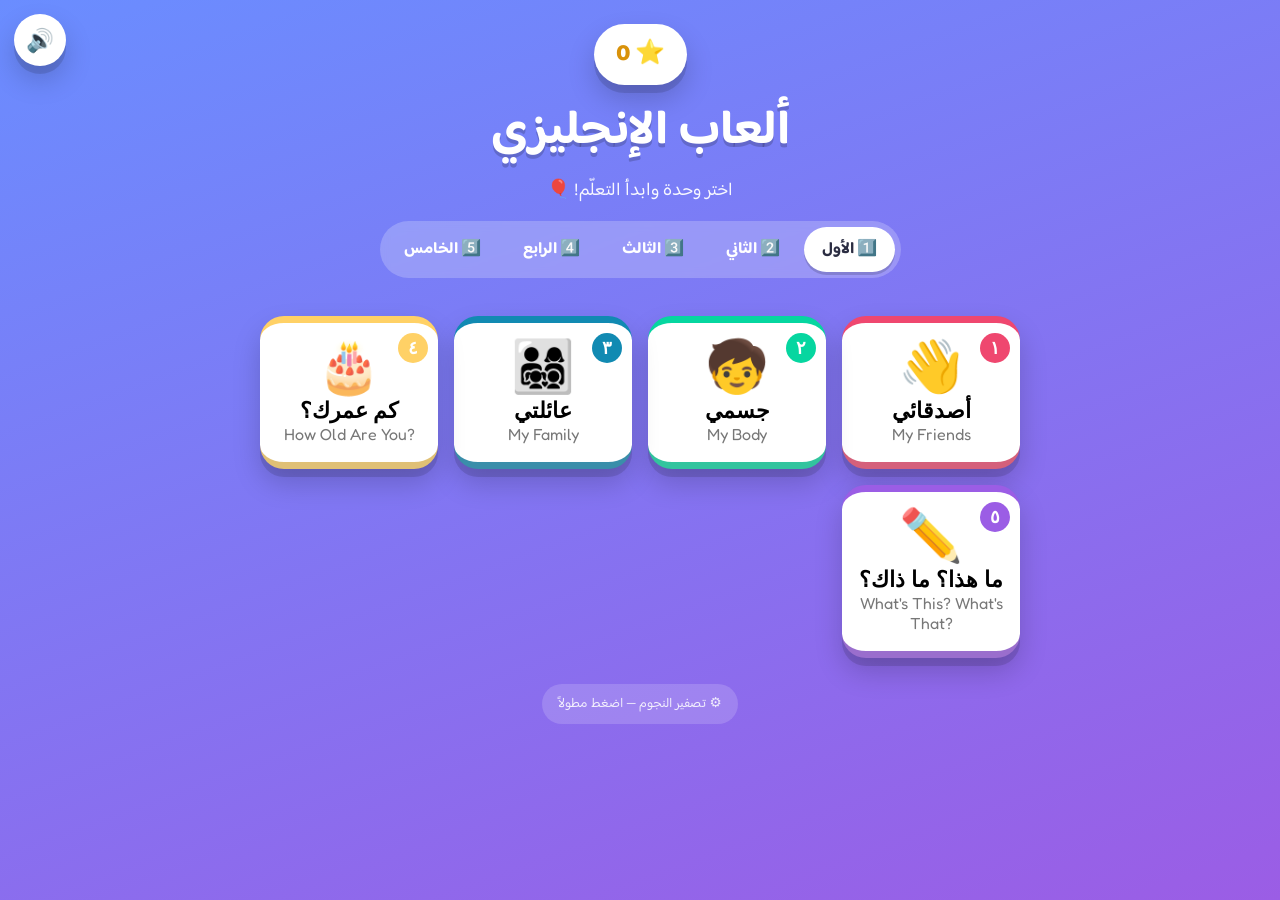
<file: index.html>
<!DOCTYPE html>
<html lang="ar" dir="rtl">
<head>
  <meta charset="UTF-8" />
  <meta name="viewport" content="width=device-width, initial-scale=1.0, maximum-scale=1.0, user-scalable=no" />
  <meta name="theme-color" content="#4361ee" />
  <title>ألعاب الإنجليزي 🎈</title>
  <link rel="icon" href="data:image/svg+xml,<svg xmlns='http://www.w3.org/2000/svg' viewBox='0 0 100 100'><text y='.9em' font-size='90'>🎈</text></svg>" />
  <link rel="preconnect" href="https://fonts.googleapis.com" />
  <link rel="preconnect" href="https://fonts.gstatic.com" crossorigin />
  <link href="https://fonts.googleapis.com/css2?family=Baloo+Bhaijaan+2:wght@500;700;800&family=Fredoka:wght@500;600;700&display=swap" rel="stylesheet" />
  <link rel="stylesheet" href="css/styles.css" />
</head>
<body>
  <main id="app"></main>

  <script src="js/data.js"></script>
  <script src="js/audio.js"></script>
  <script src="js/stars.js"></script>
  <script src="js/games/connect.js"></script>
  <script src="js/games/listen.js"></script>
  <script src="js/games/spell.js"></script>
  <script src="js/games/sentence.js"></script>
  <script src="js/app.js"></script>
</body>
</html>
</file>
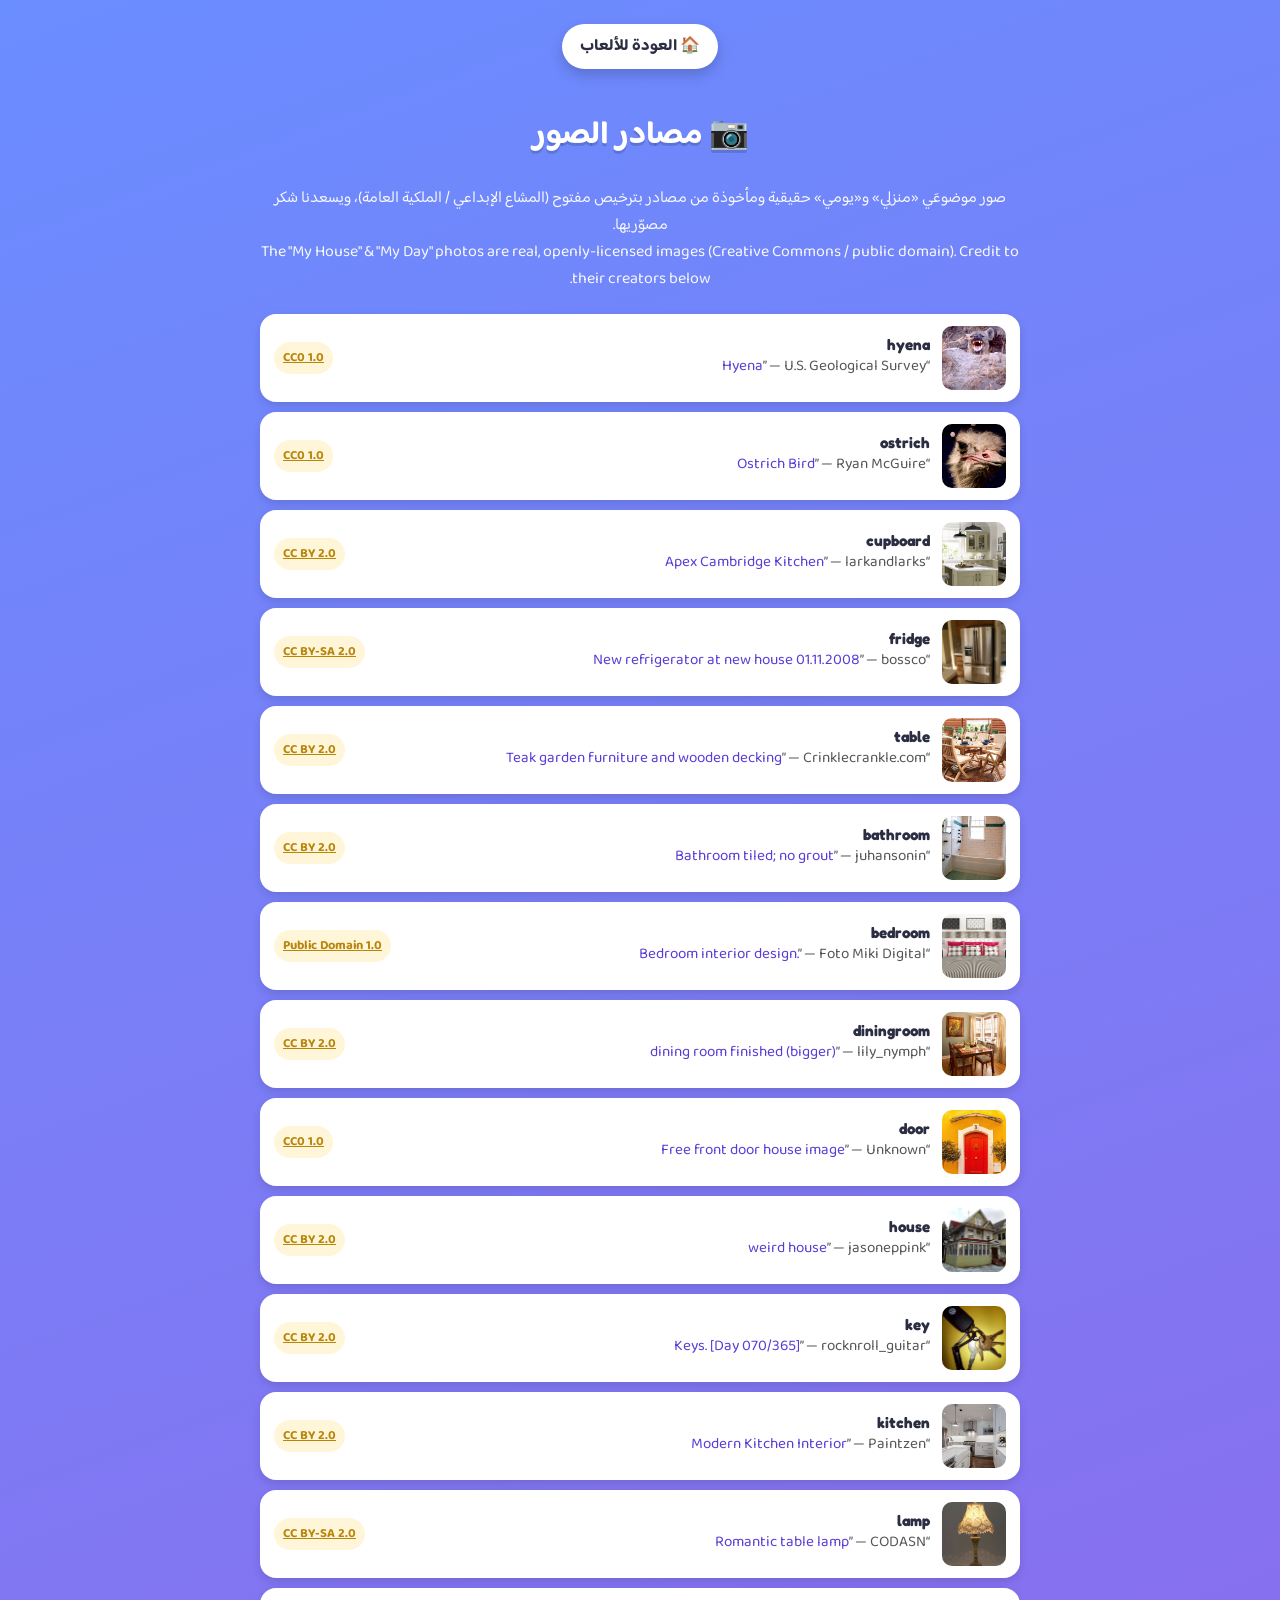
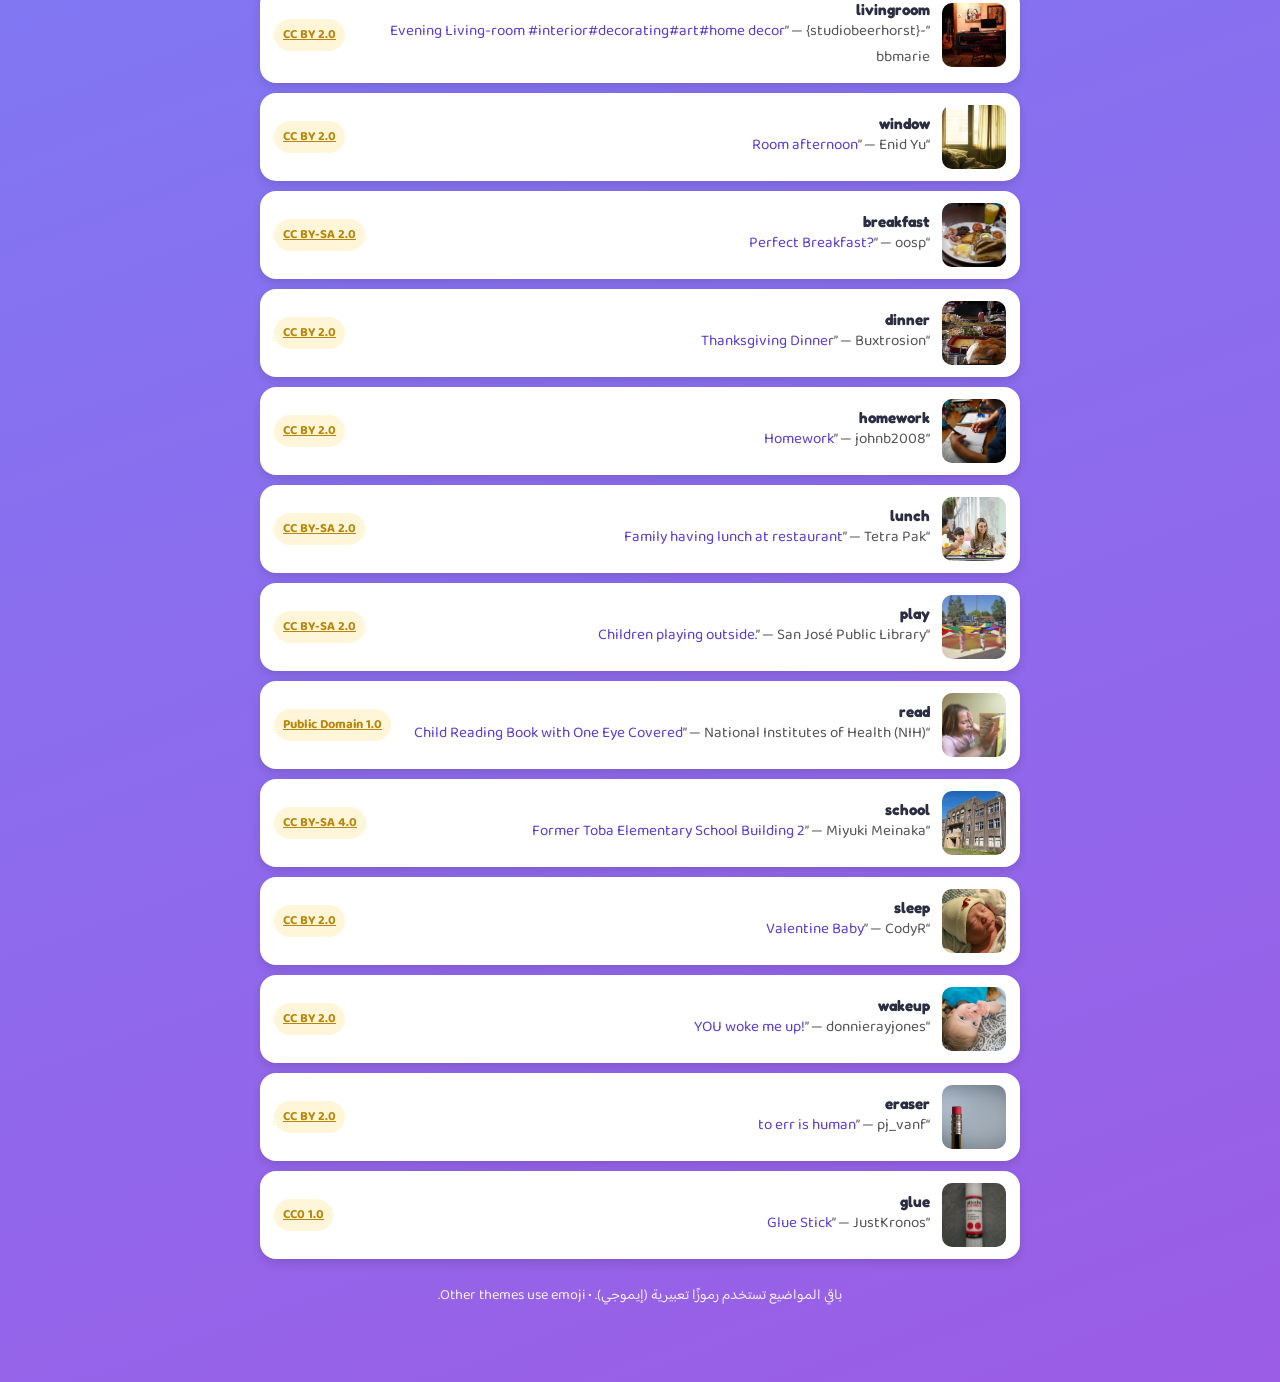
<file: credits.html>
<!DOCTYPE html>
<html lang="ar" dir="rtl">
<head>
  <meta charset="UTF-8" />
  <meta name="viewport" content="width=device-width, initial-scale=1.0" />
  <title>مصادر الصور والتراخيص — ألعاب الإنجليزي</title>
  <link href="https://fonts.googleapis.com/css2?family=Baloo+Bhaijaan+2:wght@500;700;800&family=Fredoka:wght@500;600&display=swap" rel="stylesheet" />
  <style>
    body { margin:0; padding:24px 16px 60px; font-family:"Baloo Bhaijaan 2",system-ui,sans-serif;
      background:linear-gradient(160deg,#6a8dff,#9b5de5); color:#2b2d42; min-height:100vh; }
    .wrap { max-width:760px; margin:0 auto; }
    h1 { color:#fff; text-align:center; text-shadow:0 3px 0 rgba(0,0,0,.15); }
    .intro { color:#fff; text-align:center; opacity:.95; margin-bottom:20px; line-height:1.7; }
    a.home { display:inline-block; background:#fff; border-radius:999px; padding:9px 18px;
      font-weight:700; text-decoration:none; color:#2b2d42; box-shadow:0 6px 14px rgba(0,0,0,.18); margin-bottom:18px; }
    .en { direction:ltr; unicode-bidi:isolate; font-family:"Fredoka",sans-serif; }
    ul { list-style:none; padding:0; margin:0; display:grid; gap:10px; }
    li { background:#fff; border-radius:16px; padding:12px 14px; display:flex; gap:12px; align-items:center;
      box-shadow:0 4px 10px rgba(0,0,0,.12); }
    li img { width:64px; height:64px; object-fit:cover; border-radius:10px; flex-shrink:0; background:#eef; }
    .meta { flex:1; min-width:0; font-size:.95rem; }
    .meta .w { font-weight:800; }
    .meta .t { color:#555; }
    .meta a { color:#5a3bd6; text-decoration:none; }
    .lic { flex-shrink:0; font-size:.8rem; font-weight:700; color:#b8860b; background:#fff6da;
      padding:5px 9px; border-radius:999px; white-space:nowrap; }
    .note { color:#fff; text-align:center; margin-top:24px; font-size:.9rem; opacity:.9; }
  </style>
</head>
<body>
  <div class="wrap">
    <div style="text-align:center"><a class="home" href="index.html">🏠 العودة للألعاب</a></div>
    <h1>📷 مصادر الصور</h1>
    <p class="intro">
      صور موضوعَي «منزلي» و«يومي» حقيقية ومأخوذة من مصادر بترخيص مفتوح
      (المشاع الإبداعي / الملكية العامة)، ويسعدنا شكر مصوّريها.<br />
      The "My House" &amp; "My Day" photos are real, openly-licensed images (Creative Commons / public domain). Credit to their creators below.
    </p>
    <ul id="list"></ul>
    <p class="note">باقي المواضيع تستخدم رموزًا تعبيرية (إيموجي). • Other themes use emoji.</p>
  </div>

  <script>
    const LICNAME = { "CC0":"CC0", "PDM":"Public Domain", "BY":"CC BY", "BY-SA":"CC BY-SA" };
    fetch("img/credits.json")
      .then(r => r.json())
      .then(items => {
        const ul = document.getElementById("list");
        items.forEach(c => {
          const li = document.createElement("li");
          const lic = (c.license || "").toUpperCase();
          const licLabel = (LICNAME[lic] || lic) + (c.license_version ? " " + c.license_version : "");
          const title = c.title || "(untitled)";
          const creator = c.creator || "Unknown";
          const titleHtml = c.source_page
            ? `<a href="${c.source_page}" target="_blank" rel="noopener">${title}</a>` : title;
          const licHtml = c.license_url
            ? `<a href="${c.license_url}" target="_blank" rel="noopener" class="lic">${licLabel}</a>`
            : `<span class="lic">${licLabel}</span>`;
          li.innerHTML =
            `<img src="${c.file}" alt="${c.word}" loading="lazy" />` +
            `<div class="meta"><div class="w en">${c.word}</div>` +
            `<div class="t">“${titleHtml}” — ${creator}</div></div>` + licHtml;
          ul.appendChild(li);
        });
      })
      .catch(() => {
        document.getElementById("list").innerHTML =
          "<li>تعذّر تحميل قائمة المصادر.</li>";
      });
  </script>
</body>
</html>
</file>
<file: css/styles.css>
:root {
  --bg1: #6a8dff;
  --bg2: #9b5de5;
  --ink: #2b2d42;
  --card: #ffffff;
  --good: #2ec27e;
  --bad: #ff6b6b;
  --gold: #ffce3a;
  --shadow: 0 8px 0 rgba(0, 0, 0, 0.12), 0 14px 28px rgba(0, 0, 0, 0.18);
}

* { box-sizing: border-box; -webkit-tap-highlight-color: transparent; }

html, body {
  margin: 0;
  min-height: 100%;
  font-family: "Baloo Bhaijaan 2", "Fredoka", system-ui, sans-serif;
  color: var(--ink);
  background: linear-gradient(160deg, var(--bg1), var(--bg2));
  background-attachment: fixed;
}

body { padding: 16px; overflow-x: hidden; }

/* English words always render left-to-right, even on the RTL page */
.en { direction: ltr; unicode-bidi: isolate; font-family: "Fredoka", sans-serif; }

#app { max-width: 760px; margin: 0 auto; }

/* ---------- Home ---------- */
.home-head { text-align: center; color: #fff; position: relative; padding-top: 8px; }
.logo {
  font-size: clamp(2rem, 8vw, 3rem);
  margin: 6px 0 2px;
  text-shadow: 0 4px 0 rgba(0, 0, 0, 0.18);
}
.subtitle { font-size: 1.15rem; margin: 0 0 14px; opacity: 0.95; }

/* Grade picker — a pill-shaped segmented control under the subtitle. */
.grade-switch {
  display: inline-flex;
  gap: 6px;
  padding: 6px;
  margin: 0 auto 18px;
  background: rgba(255, 255, 255, 0.22);
  border-radius: 999px;
  backdrop-filter: blur(4px);
}
.grade-btn {
  border: 0;
  cursor: pointer;
  font-family: inherit;
  font-weight: 700;
  font-size: 1rem;
  color: #fff;
  background: transparent;
  padding: 9px 18px;
  border-radius: 999px;
  transition: transform 0.08s, background 0.15s;
}
.grade-btn:active { transform: scale(0.95); }
.grade-btn.on {
  background: #fff;
  color: #2b2d42;
  box-shadow: 0 3px 0 rgba(0, 0, 0, 0.15);
}

.star-badge {
  display: inline-flex;
  align-items: center;
  gap: 4px;
  background: #fff;
  color: #d9920a;
  font-weight: 800;
  padding: 8px 16px;
  border-radius: 999px;
  box-shadow: var(--shadow);
  font-size: 1.2rem;
}
.star-badge.big { font-size: 1.5rem; padding: 10px 22px; }
.star-badge.pop { animation: pop 0.4s ease; }
@keyframes pop { 0% { transform: scale(1); } 40% { transform: scale(1.35); } 100% { transform: scale(1); } }

.theme-grid {
  display: grid;
  grid-template-columns: repeat(auto-fill, minmax(150px, 1fr));
  gap: 16px;
  margin-top: 20px;
}
.theme-card {
  background: var(--card);
  border: none;
  border-bottom: 7px solid color-mix(in srgb, var(--c) 70%, black 12%);
  border-radius: 24px;
  padding: 18px 12px;
  cursor: pointer;
  box-shadow: var(--shadow);
  text-align: center;
  transition: transform 0.12s ease;
  border-top: 7px solid var(--c);
}
.theme-card:active { transform: translateY(3px) scale(0.98); }
.theme-emoji { font-size: 3.2rem; line-height: 1; }
.theme-ar { font-size: 1.35rem; font-weight: 800; margin-top: 6px; }
.theme-en { display: block; color: #777; font-size: 1rem; }
.theme-count { font-size: 0.85rem; color: #aaa; margin-top: 2px; }

/* Unit cards on the home screen */
.unit-card { position: relative; }
.unit-badge {
  position: absolute;
  top: 10px;
  inset-inline-start: 10px;
  width: 30px;
  height: 30px;
  border-radius: 50%;
  background: var(--c);
  color: #fff;
  font-weight: 800;
  font-size: 1.1rem;
  display: flex;
  align-items: center;
  justify-content: center;
}
.sentence-tile { border-bottom-style: dashed; }

/* Topic tiles inside a unit */
.game-grid {
  display: grid;
  grid-template-columns: repeat(auto-fill, minmax(150px, 1fr));
  gap: 16px;
  max-width: 480px;
  margin: 0 auto;
}
.game-card {
  background: #fff;
  border: none;
  border-radius: 22px;
  padding: 18px 12px;
  cursor: pointer;
  box-shadow: var(--shadow);
  text-align: center;
  border-bottom: 7px solid var(--c);
  transition: transform 0.12s ease;
  display: flex;
  flex-direction: column;
  align-items: center;
  gap: 4px;
}
.game-card:active { transform: translateY(3px) scale(0.98); }
.game-emoji { font-size: 2.8rem; line-height: 1; }
.game-ar { font-size: 1.2rem; font-weight: 800; }
.game-desc { font-size: 0.9rem; color: #888; }

.foot { text-align: center; margin: 26px 0 8px; }
.reset-link {
  position: relative;
  overflow: hidden;
  background: rgba(255, 255, 255, 0.16);
  color: rgba(255, 255, 255, 0.85);
  border: none;
  border-radius: 999px;
  padding: 8px 16px;
  font-family: inherit;
  font-size: 0.85rem;
  cursor: pointer;
  -webkit-user-select: none;
  user-select: none;
  touch-action: none;
}
/* fill sweep while the parent holds the button */
.reset-link.holding::after {
  content: "";
  position: absolute;
  inset: 0;
  inset-inline-start: 0;
  background: rgba(255, 255, 255, 0.35);
  transform-origin: inline-start;
  animation: holdfill 1.1s linear forwards;
}
@keyframes holdfill { from { transform: scaleX(0); } to { transform: scaleX(1); } }

/* ---------- Top bar ---------- */
.topbar {
  display: flex;
  flex-direction: column;
  align-items: center;
  gap: 8px;
  margin-bottom: 16px;
  text-align: center;
}
.topbar-title {
  color: #fff;
  font-size: 1.5rem;
  margin: 0;
  max-width: 100%;
  text-shadow: 0 3px 0 rgba(0,0,0,.15);
}
/* Fixed round back / home button — never affects layout width */
.back-fab {
  position: fixed;
  top: 14px;
  inset-inline-start: 14px;
  z-index: 40;
  width: 52px;
  height: 52px;
  border: none;
  border-radius: 50%;
  background: #fff;
  color: var(--ink);
  font-size: 1.5rem;
  font-weight: 800;
  cursor: pointer;
  box-shadow: var(--shadow);
  display: flex;
  align-items: center;
  justify-content: center;
}
.back-fab:active { transform: translateY(2px); }

/* Always-visible sound on/off, mirrored in the opposite top corner */
.sound-fab {
  position: fixed;
  top: 14px;
  inset-inline-end: 14px;
  z-index: 40;
  width: 52px;
  height: 52px;
  border: none;
  border-radius: 50%;
  background: #fff;
  font-size: 1.4rem;
  cursor: pointer;
  box-shadow: var(--shadow);
  display: flex;
  align-items: center;
  justify-content: center;
}
.sound-fab:active { transform: translateY(2px); }
.sound-fab.off { background: #e7e7ee; opacity: 0.8; }

/* ---------- Step journey (theme menu) ---------- */
.step-path { display: flex; flex-direction: column; gap: 14px; max-width: 460px; margin: 0 auto; }
.step-card {
  display: flex;
  align-items: center;
  gap: 14px;
  background: #fff;
  border: none;
  border-radius: 22px;
  padding: 16px;
  cursor: pointer;
  box-shadow: var(--shadow);
  text-align: start;
  border-inline-end: 8px solid var(--c);
  transition: transform 0.12s ease;
}
.step-card:active { transform: translateY(3px) scale(0.99); }
.step-num {
  flex-shrink: 0;
  width: 38px; height: 38px;
  border-radius: 50%;
  background: var(--c);
  color: #fff;
  font-weight: 800;
  font-size: 1.3rem;
  display: flex; align-items: center; justify-content: center;
  font-family: "Fredoka", sans-serif;
}
.step-emoji { font-size: 2.6rem; flex-shrink: 0; }
.step-body { flex: 1; min-width: 0; }
.step-ar { font-size: 1.3rem; font-weight: 800; }
.step-desc { font-size: 0.95rem; color: #888; }
.step-tag {
  flex-shrink: 0;
  font-size: 0.85rem;
  font-weight: 700;
  color: #b8860b;
  background: #fff6da;
  padding: 5px 10px;
  border-radius: 999px;
}
.step-card.learn .step-tag { color: #2a7; background: #e6f7ee; }

/* ---------- Connect the correct ones ---------- */
.connect-wrap { display: flex; gap: 18px; justify-content: center; width: min(94vw, 460px); }
.connect-col { display: flex; flex-direction: column; gap: 12px; flex: 1; }
.connect-item {
  background: #fff;
  border: none;
  border-radius: 16px;
  padding: 14px 8px;
  /* Both columns share one fixed row height so word N lines up with picture N. */
  height: 96px;
  box-sizing: border-box;
  cursor: pointer;
  box-shadow: var(--shadow);
  display: flex; align-items: center; justify-content: center;
  font-size: 1.3rem; font-weight: 700;
  transition: transform 0.1s ease;
}
.connect-item.pic { font-size: 2.4rem; }
.connect-item:active { transform: scale(0.96); }
.connect-item.sel { outline: 4px solid var(--gold); transform: scale(1.03); }
.connect-item.done { background: #d8f5e6; box-shadow: 0 0 0 4px var(--good); opacity: 0.85; cursor: default; }
.connect-item.shake { animation: shake 0.4s ease; background: #ffe0e0; }
.connect-emoji { line-height: 1; }

/* ---------- Real photos / illustrations for vocabulary words ---------- */
/* contain (not cover) so the whole picture is always visible, never cropped. */
.word-img { object-fit: contain; border-radius: 12px; display: block; background: #fff; }
.word-img.spell-emoji { width: 84px; height: 84px; }

/* Photo with the Arabic word written across the bottom */
.pic-fig { position: relative; display: block; margin: 0; overflow: hidden; border-radius: 12px; }
.pic-fig .word-img { width: 100%; height: 100%; border-radius: 0; }
.pic-cap {
  position: absolute;
  inset-inline: 0;
  bottom: 0;
  background: linear-gradient(to top, rgba(0,0,0,0.82), rgba(0,0,0,0.45) 60%, rgba(0,0,0,0));
  color: #fff;
  font-weight: 800;
  text-align: center;
  padding: 18px 6px 6px;
  line-height: 1.15;
  text-shadow: 0 1px 3px rgba(0,0,0,0.7);
}
.connect-item.pic { padding: 5px; }
.connect-item.pic .pic-fig { width: 100%; height: 100%; }
.connect-item.pic .pic-cap { font-size: 1rem; padding-top: 14px; }
.choice-card .pic-fig { width: 100%; height: 100%; border-radius: 22px; }
.choice-card .pic-cap { font-size: 1.25rem; }

/* ---------- Shared game area ---------- */
.game-area { display: flex; flex-direction: column; align-items: center; }
.hint {
  color: #fff;
  background: rgba(0, 0, 0, 0.15);
  padding: 8px 16px;
  border-radius: 999px;
  font-size: 1.05rem;
  margin: 0 0 16px;
  text-align: center;
}
.row { display: flex; gap: 12px; justify-content: center; flex-wrap: wrap; margin-top: 16px; }
.big-btn {
  background: #fff;
  border: none;
  border-radius: 18px;
  padding: 14px 22px;
  font-family: inherit;
  font-weight: 800;
  font-size: 1.15rem;
  cursor: pointer;
  box-shadow: var(--shadow);
  color: var(--ink);
}
.big-btn.primary { background: var(--gold); }
.big-btn.done { background: var(--good); color: #fff; }
.big-btn:active { transform: translateY(2px); }
.nav-btn {
  background: rgba(255, 255, 255, 0.92);
  border: none;
  border-radius: 16px;
  padding: 12px 18px;
  font-family: inherit;
  font-weight: 700;
  font-size: 1.05rem;
  cursor: pointer;
  box-shadow: var(--shadow);
}
.nav-btn:active { transform: translateY(2px); }

.speak-btn {
  background: var(--gold);
  border: none;
  border-radius: 50%;
  width: 52px;
  height: 52px;
  font-size: 1.5rem;
  cursor: pointer;
  box-shadow: var(--shadow);
}
.speak-btn:active { transform: translateY(2px); }
.big-speak { width: 72px; height: 72px; font-size: 2rem; margin-bottom: 12px; }

/* ---------- Flashcards ---------- */
.flash-card {
  background: #fff;
  width: min(86vw, 360px);
  border-radius: 28px;
  padding: 26px 18px 22px;
  text-align: center;
  box-shadow: var(--shadow);
  position: relative;
  cursor: pointer;
}
.flash-card.flip-in { animation: flipIn 0.4s ease; }
@keyframes flipIn { from { transform: rotateY(70deg); opacity: 0; } to { transform: rotateY(0); opacity: 1; } }
.flash-emoji { font-size: 6rem; line-height: 1; }
.flash-en { font-size: 2.4rem; font-weight: 700; margin: 10px 0 4px; }
.flash-ar { font-size: 1.5rem; color: #666; }
.flash-card .speak-btn { position: absolute; top: 14px; left: 14px; width: 46px; height: 46px; font-size: 1.3rem; }
.dots { display: flex; gap: 7px; justify-content: center; margin: 16px 0 4px; flex-wrap: wrap; }
.dot { width: 11px; height: 11px; border-radius: 50%; background: rgba(255,255,255,.45); }
.dot.on { background: #fff; transform: scale(1.25); }

/* ---------- Memory ---------- */
.memory-board {
  display: grid;
  grid-template-columns: repeat(4, 1fr);
  gap: 10px;
  width: min(94vw, 460px);
}
.m-card {
  aspect-ratio: 3 / 4;
  border: none;
  background: transparent;
  padding: 0;
  cursor: pointer;
  perspective: 600px;
}
.m-face {
  position: absolute;
  inset: 0;
  border-radius: 16px;
  display: flex;
  align-items: center;
  justify-content: center;
  box-shadow: var(--shadow);
  backface-visibility: hidden;
  transition: transform 0.35s ease;
}
.m-card { position: relative; }
.m-back { background: linear-gradient(150deg, #ffd166, #ff8fab); font-size: 1.8rem; }
.m-front { background: #fff; transform: rotateY(180deg); }
.m-card.open .m-back { transform: rotateY(180deg); }
.m-card.open .m-front { transform: rotateY(360deg); }
.m-emoji { font-size: 2.6rem; }
.m-word { font-size: 1.2rem; font-weight: 700; padding: 4px; word-break: break-word; }
.m-card.done .m-front { background: #d8f5e6; box-shadow: 0 0 0 4px var(--good); }
.m-card.done { animation: pop 0.4s ease; }

/* ---------- Round progress bar ---------- */
.prog {
  display: flex;
  gap: 6px;
  justify-content: center;
  margin: 4px 0 16px;
  width: min(86vw, 360px);
}
.prog-seg {
  flex: 1;
  height: 10px;
  border-radius: 999px;
  background: rgba(255, 255, 255, 0.3);
  transition: background 0.3s ease, transform 0.3s ease;
}
.prog-seg.on { background: var(--gold); transform: scaleY(1.25); }

/* ---------- Listen & pick ---------- */
.q-progress { color: #fff; font-weight: 700; margin-bottom: 12px; font-size: 1.05rem; }
.listen-choices {
  display: grid;
  grid-template-columns: repeat(2, 1fr);
  gap: 14px;
  width: min(92vw, 420px);
}
.choice-card {
  background: #fff;
  border: none;
  border-radius: 22px;
  aspect-ratio: 1 / 1;
  font-size: 3.4rem;
  cursor: pointer;
  box-shadow: var(--shadow);
  display: flex;
  align-items: center;
  justify-content: center;
  transition: transform 0.1s ease;
}
.choice-card:active { transform: scale(0.95); }
.choice-card.right { background: #d8f5e6; box-shadow: 0 0 0 5px var(--good); animation: pop 0.4s ease; }
.choice-card.wrong { background: #ffe0e0; animation: shake 0.4s ease; }
.choice-card.locked { cursor: default; }

/* ---------- Spell ---------- */
.spell-stage { width: min(94vw, 460px); display: flex; flex-direction: column; align-items: center; }
.spell-head { display: flex; align-items: center; gap: 10px; flex-wrap: wrap; justify-content: center; margin-bottom: 8px; }
.spell-emoji { font-size: 3.4rem; }
.spell-ar { font-size: 1.4rem; font-weight: 800; color: #fff; }
.spell-head .q-progress { margin: 0; }
.slots { display: flex; direction: ltr; gap: 8px; justify-content: center; flex-wrap: wrap; margin: 14px 0; }
.slot {
  width: 44px; height: 54px;
  border-radius: 12px;
  background: rgba(255, 255, 255, 0.3);
  border: 3px dashed rgba(255, 255, 255, 0.7);
  display: flex; align-items: center; justify-content: center;
  font-size: 1.8rem; font-weight: 700; color: #fff;
  font-family: "Fredoka", sans-serif;
}
.slot.filled { background: #fff; color: var(--ink); border-style: solid; border-color: #fff; }
.slot.ok { background: #d8f5e6; border-color: var(--good); }
.slot.bad { background: #ffe0e0; border-color: var(--bad); animation: shake 0.4s ease; }
.letter-bank { display: flex; direction: ltr; gap: 8px; justify-content: center; flex-wrap: wrap; }
.tile {
  min-width: 46px; height: 54px;
  border: none; border-radius: 12px;
  background: var(--gold);
  font-family: "Fredoka", sans-serif;
  font-size: 1.7rem; font-weight: 700;
  cursor: pointer;
  box-shadow: 0 5px 0 rgba(0,0,0,.18);
  padding: 0 8px;
}
.tile:active { transform: translateY(3px); box-shadow: 0 2px 0 rgba(0,0,0,.18); }
.tile.used { opacity: 0.25; pointer-events: none; }

/* ---------- Build the sentence ---------- */
.sent-stage { width: min(94vw, 480px); display: flex; flex-direction: column; align-items: center; }
.sent-head { display: flex; align-items: center; gap: 10px; flex-wrap: wrap; justify-content: center; margin-bottom: 6px; }
.sent-emoji { font-size: 3rem; }
.sent-ar { font-size: 1.35rem; font-weight: 800; color: #fff; text-align: center; }
.sent-head .q-progress { margin: 0; }
.sent-slots {
  display: flex; direction: ltr; flex-wrap: wrap; gap: 8px;
  justify-content: center; align-items: center;
  margin: 16px 0; min-height: 54px;
  background: rgba(255, 255, 255, 0.14); border-radius: 16px; padding: 10px;
  width: 100%;
}
.sent-slot {
  min-width: 56px; height: 46px; padding: 0 10px;
  border-radius: 12px;
  background: rgba(255, 255, 255, 0.22);
  border: 3px dashed rgba(255, 255, 255, 0.7);
  display: flex; align-items: center; justify-content: center;
  font-size: 1.2rem; font-weight: 700; color: #fff;
}
.sent-slot.filled { background: #fff; color: var(--ink); border-style: solid; border-color: #fff; }
.sent-slot.ok { background: #d8f5e6; border-color: var(--good); }
.sent-slot.bad { background: #ffe0e0; border-color: var(--bad); animation: shake 0.4s ease; }
.word-bank { display: flex; direction: ltr; gap: 8px; justify-content: center; flex-wrap: wrap; }
.word-tile {
  border: none; border-radius: 12px;
  background: var(--gold);
  font-size: 1.2rem; font-weight: 700;
  cursor: pointer; padding: 11px 14px;
  box-shadow: 0 5px 0 rgba(0, 0, 0, 0.18);
}
.word-tile:active { transform: translateY(3px); box-shadow: 0 2px 0 rgba(0, 0, 0, 0.18); }
.word-tile.used { opacity: 0.25; pointer-events: none; }

/* ---------- Round complete ---------- */
.round-done {
  text-align: center;
  color: #fff;
  background: rgba(0, 0, 0, 0.18);
  border-radius: 28px;
  padding: 28px 20px;
  margin-top: 18px;
  width: min(92vw, 420px);
  animation: pop 0.4s ease;
}
.round-done h2 { font-size: 2.4rem; margin: 6px 0; }
.round-done .confetti { font-size: 4rem; animation: bounce 0.8s ease infinite alternate; }
.round-done .earned { font-size: 1.3rem; }
.round-done b { color: var(--gold); font-size: 1.6rem; }
@keyframes bounce { to { transform: translateY(-12px); } }

/* flying star reward */
.flying-star {
  position: fixed;
  z-index: 50;
  font-size: 2rem;
  pointer-events: none;
  transition: transform 0.7s cubic-bezier(.4,0,.2,1), opacity 0.7s ease;
  transform: translate(0, 0) scale(1.4);
}

@keyframes shake { 0%,100%{transform:translateX(0)} 25%{transform:translateX(-7px)} 75%{transform:translateX(7px)} }

@media (max-width: 380px) {
  .memory-board { grid-template-columns: repeat(3, 1fr); }
}
</file>
